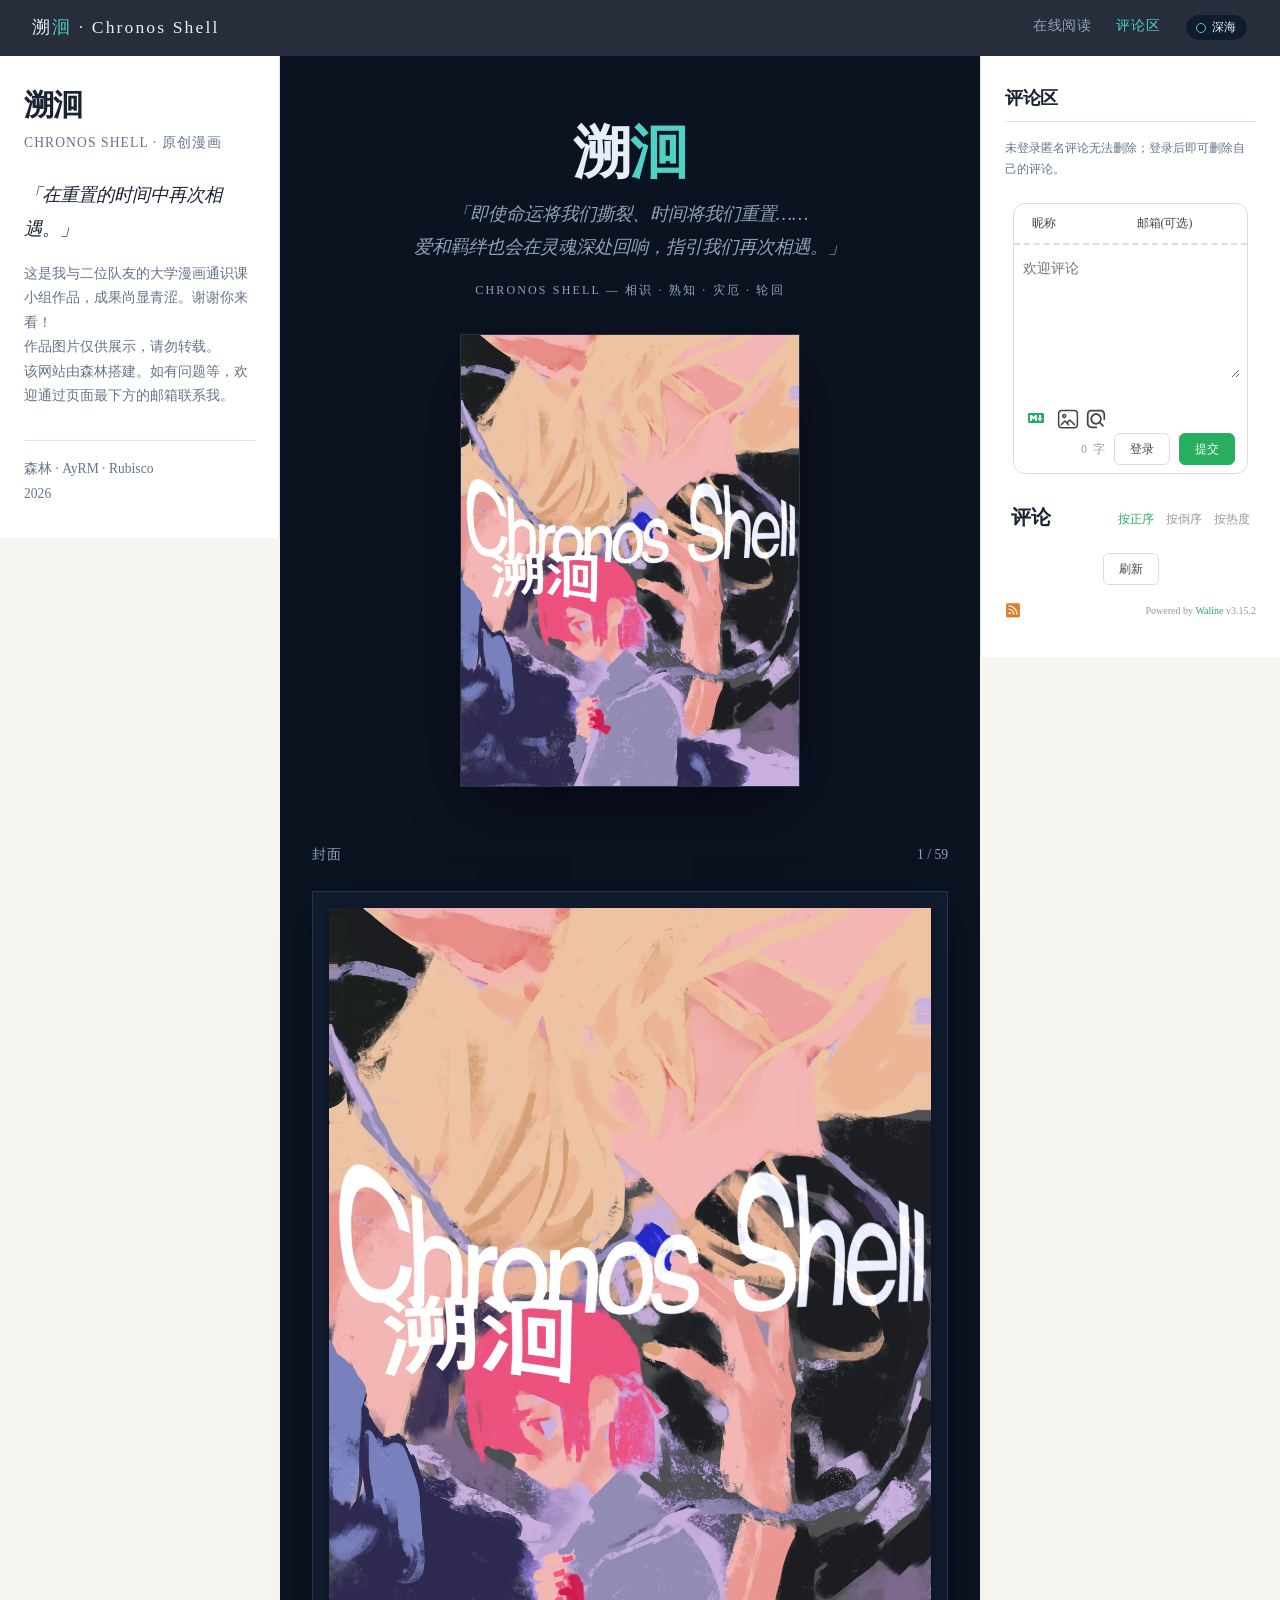
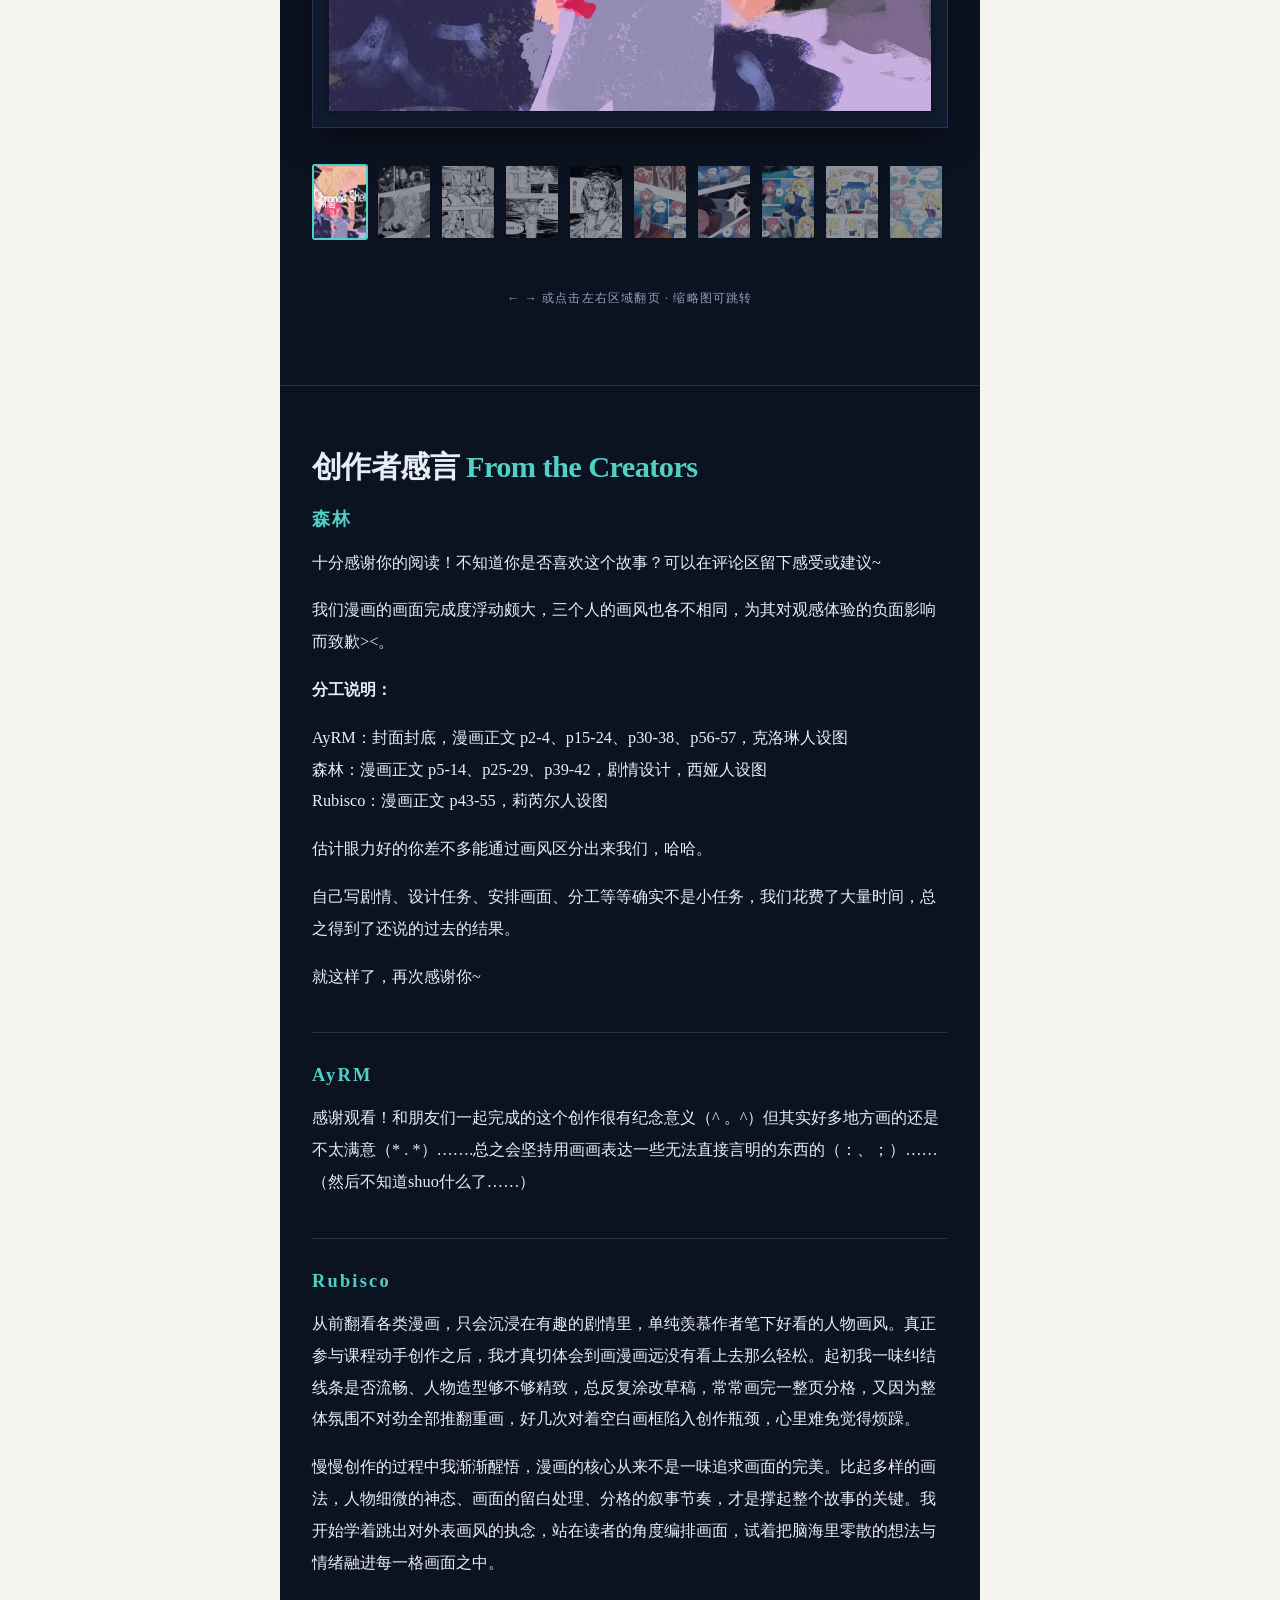
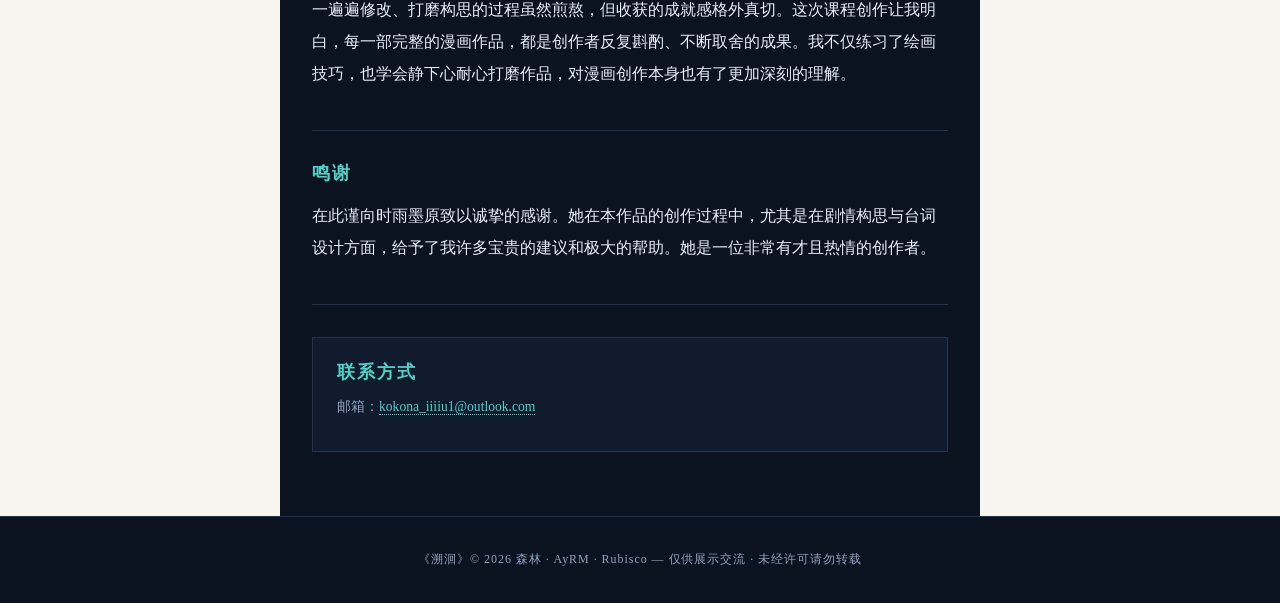
<file: index.html>
<!DOCTYPE html>
<html lang="zh-CN">
<head>
  <meta charset="UTF-8">
  <meta name="viewport" content="width=device-width, initial-scale=1.0">
  <title>《溯洄》— 原创漫画作品展示</title>
  <meta name="description" content="《溯洄》原创漫画：中世纪海边渔村，人鱼遗孤克洛琳与孤独人鱼莉芮尔的宿命轮回之恋。">
  <link rel="stylesheet" href="css/tokens.css">
  <link rel="stylesheet" href="css/main.css">
  <link rel="stylesheet" href="vendor/waline.min.css">
  <script>
    /* 主题初始化：在渲染前应用已保存的主题，避免闪烁 */
    (function () {
      try {
        var t = localStorage.getItem("suhui-theme");
        if (t === "sky" || t === "deepsea") {
          document.documentElement.setAttribute("data-theme", t);
        }
      } catch (e) { /* 隐私模式等场景忽略 */ }
    })();
  </script>
  <!-- 51LA 访问统计（实时在线人数） -->
  <script charset="UTF-8" id="LA_COLLECT" src="https://sdk.51.la/js-sdk-pro.min.js"></script>
  <script>LA.init({id:"3Qma5ekBt70CWm0Q",ck:"3Qma5ekBt70CWm0Q"})</script>
</head>
<body>

  <!-- ======== 顶部导航 ======== -->
  <header class="site-header">
    <div class="brand">溯<em>洄</em> · Chronos Shell</div>
    <nav class="site-nav" id="siteNav">
      <a href="#reader" data-anchor="reader">在线阅读</a>
      <a href="#commentsSection" data-anchor="commentsSection">评论区</a>
      <button class="theme-toggle" id="themeToggle" type="button" title="切换主题" aria-label="切换主题">
        <span class="theme-toggle-dot deep" aria-hidden="true"></span>
        <span class="theme-toggle-label" id="themeLabel">深海</span>
      </button>
    </nav>
  </header>

  <!-- ======== 三栏主体 ======== -->
  <main class="site-main">

    <!-- ===== 左栏 · 简介区 ===== -->
    <aside class="sidebar-left">
      <h1 class="work-title">溯洄</h1>
      <div class="work-sub">CHRONOS SHELL · 原创漫画</div>

      <section class="blurb">
        <p class="tagline">「在重置的时间中再次相遇。」</p>
        <p class="about-note">
          这是我与二位队友的大学漫画通识课小组作品，成果尚显青涩。谢谢你来看！<br>
          作品图片仅供展示，请勿转载。<br>
          该网站由森林搭建。如有问题等，欢迎通过页面最下方的邮箱联系我。
        </p>
      </section>

      <section class="team-note">
        森林 · AyRM · Rubisco<br>
        2026
      </section>
    </aside>

    <!-- ===== 中栏 · 阅读器 ===== -->
    <section class="reader-col" id="reader">

      <div class="reader-hero">
        <h1>溯<span>洄</span></h1>
        <p class="hero-quote">「即使命运将我们撕裂、时间将我们重置……<br>爱和羁绊也会在灵魂深处回响，指引我们再次相遇。」</p>
        <p class="hero-meta">CHRONOS SHELL — 相识 · 熟知 · 灾厄 · 轮回</p>
        <img class="hero-cover" src="assets/img/pages/00-cover.webp" alt="《溯洄》封面" loading="lazy">
      </div>

      <div class="reader-wrap" id="readerWrap">
        <div class="reader-toolbar">
          <span class="chapter-name" id="chapterName">封面</span>
          <span class="page-indicator" id="pageIndicator">— / 59</span>
        </div>

        <div class="reader-stage" id="readerStage">
          <img class="page-img" id="pageImg" src="assets/img/pages/00-cover.webp" alt="《溯洄》第 1 页">
          <div class="nav-zone prev" id="navPrev" title="上一页">‹</div>
          <div class="nav-zone next" id="navNext" title="下一页">›</div>
        </div>

        <div class="thumbs" id="thumbsBar"></div>
        <p class="reader-hint">← → 或点击左右区域翻页 · 缩略图可跳转</p>
      </div>

      <!-- ===== 创作者感言 ===== -->
      <div class="creator-note" id="creator">
        <h2>创作者感言 <em>From the Creators</em></h2>

        <div class="cn-block">
          <h3>森林</h3>
          <p class="cn-text">
            十分感谢你的阅读！不知道你是否喜欢这个故事？可以在评论区留下感受或建议~
          </p>
          <p class="cn-text">
            我们漫画的画面完成度浮动颇大，三个人的画风也各不相同，为其对观感体验的负面影响而致歉&gt;&lt;。
          </p>
          <p class="cn-text"><strong>分工说明：</strong></p>
          <p class="cn-text">
            AyRM：封面封底，漫画正文 p2-4、p15-24、p30-38、p56-57，克洛琳人设图<br>
            森林：漫画正文 p5-14、p25-29、p39-42，剧情设计，西娅人设图<br>
            Rubisco：漫画正文 p43-55，莉芮尔人设图
          </p>
          <p class="cn-text">
            估计眼力好的你差不多能通过画风区分出来我们，哈哈。
          </p>
          <p class="cn-text">
            自己写剧情、设计任务、安排画面、分工等等确实不是小任务，我们花费了大量时间，总之得到了还说的过去的结果。
          </p>
          <p class="cn-text">就这样了，再次感谢你~</p>
        </div>

        <div class="cn-block">
          <h3>AyRM</h3>
          <p class="cn-text">
            感谢观看！和朋友们一起完成的这个创作很有纪念意义（^ 。^）但其实好多地方画的还是不太满意（*  .  *）…….总之会坚持用画画表达一些无法直接言明的东西的（：、；）……（然后不知道shuo什么了……）
          </p>
        </div>

        <div class="cn-block">
          <h3>Rubisco</h3>
          <p class="cn-text">
            从前翻看各类漫画，只会沉浸在有趣的剧情里，单纯羡慕作者笔下好看的人物画风。真正参与课程动手创作之后，我才真切体会到画漫画远没有看上去那么轻松。起初我一味纠结线条是否流畅、人物造型够不够精致，总反复涂改草稿，常常画完一整页分格，又因为整体氛围不对劲全部推翻重画，好几次对着空白画框陷入创作瓶颈，心里难免觉得烦躁。
          </p>
          <p class="cn-text">
            慢慢创作的过程中我渐渐醒悟，漫画的核心从来不是一味追求画面的完美。比起多样的画法，人物细微的神态、画面的留白处理、分格的叙事节奏，才是撑起整个故事的关键。我开始学着跳出对外表画风的执念，站在读者的角度编排画面，试着把脑海里零散的想法与情绪融进每一格画面之中。
          </p>
          <p class="cn-text">
            一遍遍修改、打磨构思的过程虽然煎熬，但收获的成就感格外真切。这次课程创作让我明白，每一部完整的漫画作品，都是创作者反复斟酌、不断取舍的成果。我不仅练习了绘画技巧，也学会静下心耐心打磨作品，对漫画创作本身也有了更加深刻的理解。
          </p>
        </div>

        <div class="cn-block">
          <h3>鸣谢</h3>
          <p class="cn-text">
            在此谨向时雨墨原致以诚挚的感谢。她在本作品的创作过程中，尤其是在剧情构思与台词设计方面，给予了我许多宝贵的建议和极大的帮助。她是一位非常有才且热情的创作者。
          </p>
        </div>

        <div class="cn-contact">
          <h3>联系方式</h3>
          <p>邮箱：<a href="mailto:kokona_iiiiu1@outlook.com">kokona_iiiiu1@outlook.com</a></p>
        </div>
      </div>

      <!-- (区块已移除) -->
    </section>

    <!-- ===== 右栏 · 评论区（Waline） ===== -->
    <aside class="sidebar-right" id="commentsSection">
      <h3>评论区</h3>
      <p class="comment-note">未登录匿名评论无法删除；登录后即可删除自己的评论。</p>
      <div id="comments"></div>
    </aside>

  </main>

  <footer class="site-footer">
    《溯洄》© 2026 森林 · AyRM · Rubisco — 仅供展示交流 · 未经许可请勿转载
  </footer>

  <script src="vendor/waline.min.js"></script>
  <script src="js/reader.js"></script>
  <script src="js/main.js"></script>
</body>
</html>
</file>
<file: css/tokens.css>
/* ============================================================
   《溯洄》设计令牌 tokens.css
   来源：Open Design — editorial-monocle (Editorial/Monocle 杂志画册风)
   定制：深蓝海洋系 × 悲剧美学（默认）
   主题：data-theme="deepsea"（默认深海蓝）/ data-theme="sky"（晴空蓝）
   结构：
     --tone-*   : 明暗两套色板（浅色正文区 / 深色 Hero 与阅读器）
     --font-*   : 衬线字体栈
     --space-*  : 间距节奏
     --motion-* : 动效时长
   ============================================================ */

:root,
:root[data-theme="deepsea"] {
  /* ---- 字体 ---- */
  --font-display: "Iowan Old Style", "Charter", "Songti SC", "SimSun",
                  Georgia, "Times New Roman", serif;
  --font-body:    "Charter", "Georgia", "Songti SC", "SimSun", serif;
  --font-mono:    ui-monospace, "SF Mono", "Cascadia Code", Consolas, monospace;

  /* ---- 浅色板（正文区 / 杂志米白） ---- */
  --tone-bg:        #f7f5f0;   /* 米白纸面 */
  --tone-surface:   #ffffff;   /* 卡片 */
  --tone-fg:        #1a2332;   /* 墨蓝黑正文 */
  --tone-muted:     #64748b;   /* 雾蓝灰辅助文字 */
  --tone-border:    #dbe4f0;   /* 浅海蓝 hairline */
  --tone-accent:    #2b8f86;   /* 贝壳青（浅底上的强调） */
  --tone-accent-2:  #b45309;   /* 暖琥珀点缀（月相/章节标记） */

  /* ---- 深色板（Hero / 阅读器暗底） ---- */
  --dark-bg:        #0b1220;   /* 深海黑蓝 */
  --dark-surface:   #101b2e;   /* 卡片深蓝 */
  --dark-fg:        #e8eef7;   /* 月白文字 */
  --dark-muted:     #8fa3bd;   /* 雾蓝 */
  --dark-border:    #24344d;   /* 深蓝 hairline */
  --dark-accent:    #4fd1c5;   /* 珍珠青（暗底强调） */

  /* ---- 主题派生（main.css 硬编码色变量化） ---- */
  --header-bg:        rgba(11, 18, 32, 0.88);  /* 顶栏背景 */
  --reader-grad:      #16233c;                 /* 中栏渐变起始 */
  --nav-zone-color:   rgba(232, 238, 247, 0);  /* 翻页箭头（隐藏态） */
  --nav-zone-hover-bg:  rgba(79, 209, 197, 0.07);  /* 翻页 hover 底 */
  --nav-zone-hover-fg:  rgba(232, 238, 247, 0.55); /* 翻页 hover 箭头 */
  --shadow-cover:     rgba(0, 0, 0, 0.65);     /* 封面投影 */
  --shadow-stage:     rgba(0, 0, 0, 0.6);      /* 阅读器投影 */
  --shadow-page:      rgba(0, 0, 0, 0.35);     /* 页面投影 */

  /* ---- 间距节奏（4px 基准） ---- */
  --space-1: 4px;
  --space-2: 8px;
  --space-3: 12px;
  --space-4: 16px;
  --space-5: 24px;
  --space-6: 32px;
  --space-7: 48px;
  --space-8: 64px;
  --space-9: 96px;

  /* ---- 排版 ---- */
  --fs-display: clamp(2.2rem, 5vw, 3.6rem);  /* 作品名 */
  --fs-h2:      clamp(1.4rem, 2.6vw, 1.9rem); /* 区块标题 */
  --fs-h3:      1.15rem;                       /* 卡片标题 */
  --fs-body:    1rem;
  --fs-small:   0.85rem;
  --fs-tiny:    0.75rem;
  --leading-body: 1.8;
  --leading-display: 1.15;
  --tracking-display: -0.02em;   /* 大标题收紧字距（monocle 姿态） */

  /* ---- 动效 ---- */
  --motion-fast: 140ms;
  --motion-base: 240ms;
  --motion-slow: 480ms;
  --ease-out: cubic-bezier(0.22, 0.61, 0.36, 1);

  /* ---- 布局常量 ---- */
  --sidebar-left-w: 280px;
  --sidebar-right-w: 300px;
  --header-h: 56px;
}

/* ============================================================
   主题二 · 晴空蓝（浅色梦幻，中栏亮蓝渐变）
   ============================================================ */
:root[data-theme="sky"] {
  /* ---- 浅色板（左右侧栏 / 正文区 · 晴空蓝雾感） ---- */
  --tone-bg:        #f4f8fd;   /* 淡蓝白纸面 */
  --tone-surface:   #eaf1fa;   /* 淡蓝雾表面 */
  --tone-fg:        #1f2d45;   /* 深蓝正文 */
  --tone-muted:     #5d7395;   /* 雾蓝灰辅助文字 */
  --tone-border:    #d5e2f2;   /* 淡蓝 hairline */
  --tone-accent:    #3b82c4;   /* 天蓝（浅底强调） */
  --tone-accent-2:  #6b8fd4;   /* 雾蓝点缀 */

  /* ---- 渐变板（中间 Hero / 阅读器 · 浅蓝调） ---- */
  --dark-bg:        #cfe0f5;   /* 淡天蓝（渐变起点） */
  --dark-surface:   #e8f0fb;   /* 柔雾白蓝卡片 */
  --dark-fg:        #1c2a42;   /* 深蓝文字 */
  --dark-muted:     #5a7194;   /* 雾蓝 */
  --dark-border:    #c3d6ee;   /* 淡蓝 hairline */
  --dark-accent:    #2f7fc4;   /* 亮蓝（渐变区强调） */

  /* ---- 主题派生（晴空蓝版本） ---- */
  --header-bg:        rgba(234, 241, 250, 0.85);  /* 顶栏背景 */
  --reader-grad:      #dbe9f9;                 /* 中栏渐变起始 */
  --nav-zone-color:   rgba(28, 42, 66, 0);     /* 翻页箭头（隐藏态） */
  --nav-zone-hover-bg:  rgba(47, 127, 196, 0.10);  /* 翻页 hover 底 */
  --nav-zone-hover-fg:  rgba(28, 42, 66, 0.55);    /* 翻页 hover 箭头 */
  --shadow-cover:     rgba(90, 130, 190, 0.50);    /* 封面投影 */
  --shadow-stage:     rgba(80, 120, 180, 0.40);    /* 阅读器投影 */
  --shadow-page:      rgba(80, 120, 180, 0.25);    /* 页面投影 */
}
</file>
<file: css/main.css>
/* ============================================================
   《溯洄》主样式 main.css
   布局：左(简介 280px) | 中(阅读器 弹性) | 右(评论 300px) 三栏
   ============================================================ */

/* ---- Reset & 基础 ---- */
*, *::before, *::after { box-sizing: border-box; }
html { scroll-behavior: smooth; }
body {
  margin: 0;
  font-family: var(--font-body);
  font-size: var(--fs-body);
  line-height: var(--leading-body);
  color: var(--tone-fg);
  background: var(--tone-bg);
  -webkit-font-smoothing: antialiased;
}
img { max-width: 100%; display: block; }
a { color: inherit; text-decoration: none; }
h1, h2, h3, h4 { font-family: var(--font-display); line-height: var(--leading-display); letter-spacing: var(--tracking-display); margin: 0; }
button { font-family: inherit; cursor: pointer; }

/* ---- 顶部导航 ---- */
.site-header {
  position: sticky; top: 0; z-index: 100;
  height: var(--header-h);
  display: flex; align-items: center; justify-content: space-between;
  padding: 0 var(--space-6);
  background: var(--header-bg);
  backdrop-filter: blur(10px);
  border-bottom: 1px solid var(--dark-border);
}
.site-header .brand {
  font-family: var(--font-display);
  font-size: 1.1rem; letter-spacing: 0.12em;
  color: var(--dark-fg);
}
.site-header .brand em { color: var(--dark-accent); font-style: normal; }
.site-nav { display: flex; gap: var(--space-5); }
.site-nav a {
  color: var(--dark-muted); font-size: var(--fs-small);
  letter-spacing: 0.06em; transition: color var(--motion-fast) var(--ease-out);
}
.site-nav a:hover, .site-nav a.active { color: var(--dark-accent); }
.theme-toggle {
  display: inline-flex; align-items: center; gap: 6px;
  padding: 4px 10px;
  background: var(--dark-surface);
  border: 1px solid var(--dark-border);
  border-radius: 999px;
  color: var(--dark-fg);
  font-size: var(--fs-tiny);
  letter-spacing: 0.06em;
  transition: color var(--motion-fast) var(--ease-out),
              border-color var(--motion-fast) var(--ease-out),
              background var(--motion-fast) var(--ease-out);
}
.theme-toggle:hover { border-color: var(--dark-accent); color: var(--dark-accent); }
.theme-toggle-dot {
  width: 10px; height: 10px; border-radius: 50%;
  flex: 0 0 auto;
}
.theme-toggle-dot.deep { background: #0b1220; border: 1px solid #4fd1c5; }
.theme-toggle-dot.sky { background: #cfe0f5; border: 1px solid #3b82c4; }

/* ---- 三栏主体 ---- */
.site-main {
  display: grid;
  grid-template-columns: var(--sidebar-left-w) minmax(0, 1fr) var(--sidebar-right-w);
  gap: 0;
  min-height: calc(100vh - var(--header-h));
}

/* ============ 左栏 · 简介区 ============ */
.sidebar-left {
  padding: var(--space-6) var(--space-5);
  border-right: 1px solid var(--tone-border);
  background: var(--tone-surface);
  overflow-y: auto;
  max-height: calc(100vh - var(--header-h));
  position: sticky; top: var(--header-h);
  align-self: start;               /* 关键：防止 grid 拉伸导致 sticky 失效 */
}
.sidebar-left .work-title {
  font-size: var(--fs-h2);
  margin-bottom: var(--space-2);
}
.sidebar-left .work-sub {
  color: var(--tone-muted); font-size: var(--fs-small);
  margin-bottom: var(--space-5);
  letter-spacing: 0.08em;
}
.blurb { margin-bottom: var(--space-6); }
.blurb .tagline {
  font-family: var(--font-display);
  font-size: var(--fs-h3);
  font-style: italic;
  color: var(--tone-fg);
  margin: 0 0 var(--space-4) 0;
}
.blurb .about-note {
  margin: 0;
  font-size: var(--fs-small);
  color: var(--tone-muted);
  line-height: var(--leading-body);
}
.team-note {
  margin-top: var(--space-6);
  font-size: var(--fs-small);
  color: var(--tone-muted);
  border-top: 1px solid var(--tone-border); padding-top: var(--space-4);
}

/* ============ 中栏 · 阅读器 ============ */
.reader-col {
  min-width: 0;
  background:
    radial-gradient(1200px 600px at 50% -10%, var(--reader-grad) 0%, var(--dark-bg) 60%);
  display: flex; flex-direction: column;
  min-height: calc(100vh - var(--header-h));
}
/* 中栏内容统一宽度：水平居中 + 左右对称内边距（正文保持左对齐） */
.reader-col > .reader-hero,
.reader-col > .reader-wrap,
.reader-col > .creator-note {
  width: 100%;
  max-width: 900px;
  margin-left: auto;
  margin-right: auto;
  padding-left: 32px;
  padding-right: 32px;
}
.reader-hero {
  padding: var(--space-8) var(--space-6) var(--space-6);
  text-align: center;
  color: var(--dark-fg);
}
.reader-hero h1 {
  font-size: var(--fs-display);
  color: var(--dark-fg);
  margin-bottom: var(--space-3);
}
.reader-hero h1 span { color: var(--dark-accent); }
.reader-hero .hero-quote {
  font-family: var(--font-display); font-style: italic;
  color: var(--dark-muted); font-size: var(--fs-h3);
  max-width: 640px; margin: 0 auto;
}
.reader-hero .hero-meta {
  margin-top: var(--space-4);
  font-size: var(--fs-tiny); letter-spacing: 0.18em;
  color: var(--dark-muted);
}
.reader-hero .hero-cover {
  margin: var(--space-6) auto 0;
  width: min(340px, 70%);
  border: 1px solid var(--dark-border);
  box-shadow: 0 24px 60px -18px var(--shadow-cover);
}

/* ---- 阅读器主体 ---- */
.reader-wrap {
  flex: 1;
  display: flex; flex-direction: column;
  align-items: center;
  padding: var(--space-5) var(--space-6) var(--space-8);
  gap: var(--space-5);
}
.reader-toolbar {
  width: 100%; max-width: 860px;
  display: flex; align-items: center; justify-content: space-between; gap: var(--space-4);
  color: var(--dark-muted); font-size: var(--fs-small);
}
.reader-toolbar .chapter-name { font-family: var(--font-display); letter-spacing: 0.08em; }
.reader-toolbar .page-indicator { font-variant-numeric: tabular-nums; }
.reader-stage {
  position: relative;
  width: 100%; max-width: 860px;
  background: var(--dark-surface);
  border: 1px solid var(--dark-border);
  box-shadow: 0 12px 40px -12px var(--shadow-stage);
  padding: var(--space-4);           /* 左右留白：漫画页不贴边 */
}
.reader-stage img.page-img {
  display: block;            /* 关键：block 元素 margin auto 才能水平居中 */
  width: auto; height: auto;
  max-width: 100%;
  margin: 0 auto;
  box-shadow: 0 2px 10px var(--shadow-page);  /* 页与底之间投影，增强层次 */
}
.reader-stage .nav-zone {
  position: absolute; top: 0; bottom: 0; width: 46%;
  cursor: pointer;
  display: flex; align-items: center; justify-content: center;
  color: var(--nav-zone-color);
  font-size: 2rem;
  transition: color var(--motion-fast) var(--ease-out), background var(--motion-fast) var(--ease-out);
}
.reader-stage .nav-zone.prev { left: 0; }
.reader-stage .nav-zone.next { right: 0; }
.reader-stage .nav-zone:hover { background: var(--nav-zone-hover-bg); color: var(--nav-zone-hover-fg); }
.reader-stage .nav-zone.disabled { pointer-events: none; }

/* ---- 缩略图条 ---- */
.thumbs {
  width: 100%; max-width: 860px;
  display: flex; gap: var(--space-2);
  overflow-x: auto;
  padding: var(--space-3) 0;
  scrollbar-width: thin;
  scrollbar-color: var(--dark-border) transparent;
}
.thumbs .thumb {
  flex: 0 0 auto;
  width: 56px; height: 76px;
  object-fit: cover;
  border: 2px solid transparent;
  border-radius: 3px;
  opacity: 0.55;
  cursor: pointer;
  transition: opacity var(--motion-fast), border-color var(--motion-fast);
}
.thumbs .thumb:hover { opacity: 0.9; }
.thumbs .thumb.current { opacity: 1; border-color: var(--dark-accent); }

/* ---- 键盘提示 ---- */
.reader-hint {
  font-size: var(--fs-tiny); color: var(--dark-muted);
  letter-spacing: 0.1em;
}

/* ============ 右栏 · 评论区（预留） ============ */
.sidebar-right {
  padding: var(--space-6) var(--space-5);
  border-left: 1px solid var(--tone-border);
  background: var(--tone-surface);
  overflow-y: auto;
  max-height: calc(100vh - var(--header-h));
  position: sticky; top: var(--header-h);
  align-self: start;               /* 关键：防止 grid 拉伸导致 sticky 失效 */
}
.sidebar-right h3 {
  font-size: var(--fs-h3);
  margin-bottom: var(--space-4);
  padding-bottom: var(--space-3);
  border-bottom: 1px solid var(--tone-border);
}
.comment-note {
  margin: 0 0 var(--space-4) 0;
  font-size: var(--fs-tiny);
  line-height: 1.7;
  color: var(--tone-muted);
}
#comments { margin-top: var(--space-4); }
#comments .wl-panel { background: transparent; }
#comments .wl-input-item textarea { min-height: 90px; }

/* ============ 创作者感言（中栏，漫画下方） ============ */
.creator-note {
  width: 100%; max-width: 860px;
  padding: var(--space-8) 0;
  border-top: 1px solid var(--dark-border);
  color: var(--dark-fg);
}
.creator-note h2 {
  font-size: var(--fs-h2);
  margin-bottom: var(--space-5);
  color: var(--dark-fg);
}
.creator-note h2 em { color: var(--dark-accent); font-style: normal; }
.cn-block {
  margin-bottom: var(--space-6);
  padding-bottom: var(--space-5);
  border-bottom: 1px solid var(--dark-border);
}
.cn-block:last-of-type { border-bottom: none; }
.cn-block h3 {
  font-size: var(--fs-h3);
  color: var(--dark-accent);
  margin-bottom: var(--space-4);
  letter-spacing: 0.12em;
}
.creator-note .cn-text {
  font-family: var(--font-display);
  font-size: 1.02rem;
  line-height: 1.95;
  color: var(--dark-fg);
  margin: 0 0 var(--space-4) 0;
  /* 跟随 .creator-note 的 900px 内容宽度，正文保持左对齐 */
}
.cn-contact {
  margin-top: var(--space-6);
  padding: var(--space-5);
  background: var(--dark-surface);
  border: 1px solid var(--dark-border);
}
.cn-contact h3 {
  font-size: var(--fs-h3);
  color: var(--dark-accent);
  margin-bottom: var(--space-3);
  letter-spacing: 0.1em;
}
.cn-contact p { margin: 0 0 var(--space-2) 0; color: var(--dark-muted); font-size: var(--fs-small); }
.cn-contact a { color: var(--dark-accent); border-bottom: 1px dotted var(--dark-accent); }
.cn-contact .cn-tip { font-size: var(--fs-tiny); color: var(--dark-muted); opacity: 0.7; }

/* ============ 人物设定区块（暂移除，样式保留供恢复时启用） ============ */

/* ============ 页脚 ============ */
.site-footer {
  text-align: center;
  padding: var(--space-6) var(--space-4);
  border-top: 1px solid var(--dark-border);
  background: var(--dark-bg);
  color: var(--dark-muted);
  font-size: var(--fs-tiny);
  letter-spacing: 0.08em;
}

/* ---- 入场动效 ---- */
.reveal { opacity: 0; transform: translateY(14px); transition: opacity var(--motion-slow) var(--ease-out), transform var(--motion-slow) var(--ease-out); }
.reveal.visible { opacity: 1; transform: none; }

/* ============ 响应式 ============ */
@media (max-width: 1180px) {
  .site-main { grid-template-columns: var(--sidebar-left-w) minmax(0, 1fr); }
  .sidebar-right {
    grid-column: 1 / -1;
    position: static; max-height: none;
    border-left: none; border-top: 1px solid var(--tone-border);
  }
}
@media (max-width: 820px) {
  .site-main { grid-template-columns: 1fr; }
  .sidebar-left {
    position: static; max-height: none;
    border-right: none; border-bottom: 1px solid var(--tone-border);
  }
  .site-nav { display: none; }
  .reader-wrap { padding: var(--space-4) var(--space-3) var(--space-6); }
}
</file>
<file: vendor/waline.min.css>
:root{--waline-font-size: 1rem;--waline-white: #fff;--waline-light-grey: #999;--waline-dark-grey: #666;--waline-theme-color: #27ae60;--waline-active-color: #2ecc71;--waline-color: #444;--waline-bg-color: #fff;--waline-bg-color-light: #f8f8f8;--waline-bg-color-hover: #f0f0f0;--waline-border-color: #ddd;--waline-disable-bg-color: #f8f8f8;--waline-disable-color: #000;--waline-code-bg-color: #282c34;--waline-warning-color: #915930;--waline-warning-bg-color: rgb(234 179 8 / 14%);--waline-bq-color: #f0f0f0;--waline-avatar-size: 3.25rem;--waline-m-avatar-size: calc(var(--waline-avatar-size) * 9 / 13);--waline-badge-color: #3498db;--waline-badge-font-size: 0.75em;--waline-info-bg-color: #f8f8f8;--waline-info-color: #999;--waline-info-font-size: 0.625em;--waline-border: 1px solid var(--waline-border-color);--waline-avatar-radius: 50%;--waline-box-shadow: none}[data-waline]{font-size:var(--waline-font-size);text-align:start}[dir=rtl] [data-waline]{direction:rtl}[data-waline] *{box-sizing:content-box;line-height:1.75}[data-waline] p{color:var(--waline-color)}[data-waline] a{position:relative;display:inline-block;color:var(--waline-theme-color);text-decoration:none;overflow-wrap:break-word;cursor:pointer}[data-waline] a:hover{color:var(--waline-active-color)}[data-waline] img{max-width:100%;max-height:400px;border:none}[data-waline] hr{margin:.825em 0;border-style:dashed;border-color:var(--waline-bg-color-light)}[data-waline] code,[data-waline] pre{margin:0;padding:.2em .4em;border-radius:3px;background:var(--waline-bg-color-light);font-size:85%}[data-waline] pre{overflow:auto;padding:10px;line-height:1.45}[data-waline] pre::-webkit-scrollbar{width:6px;height:6px}[data-waline] pre::-webkit-scrollbar-track-piece:horizontal{border-radius:6px;background:rgba(0,0,0,.1)}[data-waline] pre::-webkit-scrollbar-thumb:horizontal{width:6px;border-radius:6px;background:var(--waline-theme-color)}[data-waline] pre code{padding:0;background:rgba(0,0,0,0);color:var(--waline-color);white-space:pre-wrap;word-break:keep-all}[data-waline] blockquote{margin:.5em 0;padding:.5em 0 .5em 1em;border-inline-start:8px solid var(--waline-bq-color);color:var(--waline-dark-grey)}[data-waline] blockquote>p{margin:0}[data-waline] ol,[data-waline] ul{margin-inline-start:1.25em;padding:0}[data-waline] input[type=checkbox],[data-waline] input[type=radio]{display:inline-block;vertical-align:middle;margin-top:-2px}.wl-btn{display:inline-block;vertical-align:middle;min-width:2.5em;margin-bottom:0;padding:.5em 1em;border:1px solid var(--waline-border-color);border-radius:.5em;background:rgba(0,0,0,0);color:var(--waline-color);font-weight:400;font-size:.75em;line-height:1.5;text-align:center;white-space:nowrap;cursor:pointer;user-select:none;touch-action:manipulation;transition-duration:.4s}.wl-btn:hover,.wl-btn:active{border-color:var(--waline-theme-color);color:var(--waline-theme-color)}.wl-btn:disabled{border-color:var(--waline-border-color);background:var(--waline-disable-bg-color);color:var(--waline-disable-color);cursor:not-allowed}.wl-btn.primary{border-color:var(--waline-theme-color);background:var(--waline-theme-color);color:var(--waline-white)}.wl-btn.primary:hover,.wl-btn.primary:active{border-color:var(--waline-active-color);background:var(--waline-active-color);color:var(--waline-white)}.wl-btn.primary:disabled{border-color:var(--waline-border-color);background:var(--waline-disable-bg-color);color:var(--waline-disable-color);cursor:not-allowed}.wl-loading{text-align:center}.wl-loading svg{margin:0 auto}.wl-comment{position:relative;display:flex;margin-bottom:.75em}.wl-close{position:absolute;inset-inline-end:-4px;top:-4px;padding:0;border:none;background:rgba(0,0,0,0);line-height:1;cursor:pointer}.wl-login-info{max-width:80px;margin-top:.75em;text-align:center}.wl-logout-btn{position:absolute;inset-inline-end:-10px;top:-10px;padding:3px;border:none;background:rgba(0,0,0,0);line-height:0;cursor:pointer}.wl-avatar{position:relative;width:var(--waline-avatar-size);height:var(--waline-avatar-size);margin:0 auto;border:var(--waline-border);border-radius:var(--waline-avatar-radius)}@media(max-width: 720px){.wl-avatar{width:var(--waline-m-avatar-size);height:var(--waline-m-avatar-size)}}.wl-avatar img{width:100%;height:100%;border-radius:var(--waline-avatar-radius)}.wl-login-nick{display:block;color:var(--waline-theme-color);font-size:.75em;word-break:break-all}.wl-panel{position:relative;flex-shrink:1;width:100%;margin:.5em;border:var(--waline-border);border-radius:.75em;background:var(--waline-bg-color);box-shadow:var(--waline-box-shadow)}.wl-header{display:flex;overflow:hidden;padding:0 4px;border-bottom:2px dashed var(--waline-border-color);border-top-left-radius:.75em;border-top-right-radius:.75em}@media(max-width: 580px){.wl-header{display:block}}.wl-header label{min-width:40px;padding:.75em .5em;color:var(--waline-color);font-size:.75em;text-align:center}.wl-header input{flex:1;resize:none;width:0;padding:.5em;background:rgba(0,0,0,0);font-size:.625em}.wl-header-item{display:flex;flex:1}@media(max-width: 580px){.wl-header-item:not(:last-child){border-bottom:2px dashed var(--waline-border-color)}}.wl-header-1 .wl-header-item{width:100%}.wl-header-2 .wl-header-item{width:50%}@media(max-width: 580px){.wl-header-2 .wl-header-item{flex:0;width:100%}}.wl-header-3 .wl-header-item{width:33.33%}@media(max-width: 580px){.wl-header-3 .wl-header-item{width:100%}}.wl-editor{position:relative;resize:vertical;box-sizing:border-box;width:calc(100% - 1em);min-height:8.75em;margin:.75em .5em;border-radius:.5em;background:rgba(0,0,0,0);font-size:.875em}.wl-editor,.wl-input{max-width:100%;border:none;color:var(--waline-color);outline:none;transition:all .25s ease}.wl-editor:focus,.wl-input:focus{background:var(--waline-bg-color-light)}.wl-preview{padding:0 .5em .5em}.wl-preview h4{margin:.25em;font-weight:bold;font-size:.9375em}.wl-preview .wl-content{min-height:1.25em;padding:.25em;overflow-wrap:break-word;hyphens:auto}.wl-preview .wl-content>*:first-child{margin-top:0}.wl-preview .wl-content>*:last-child{margin-bottom:0}.wl-footer{position:relative;display:flex;flex-wrap:wrap;margin:.5em .75em}.wl-actions{display:flex;flex:2;align-items:center}.wl-action{display:inline-flex;align-items:center;justify-content:center;width:1.5em;height:1.5em;margin:2px;padding:0;border:none;background:rgba(0,0,0,0);color:var(--waline-color);font-size:16px;cursor:pointer}.wl-action:hover{color:var(--waline-theme-color)}.wl-action.active{color:var(--waline-active-color)}#wl-image-upload{display:none}#wl-image-upload:focus+label{color:var(--waline-color)}#wl-image-upload:focus-visible+label{outline:-webkit-focus-ring-color auto 1px}.wl-info{display:flex;flex:3;align-items:center;justify-content:flex-end}.wl-info .wl-text-number{color:var(--waline-info-color);font-size:.75em}.wl-info .wl-text-number .illegal{color:red}.wl-info button{margin-inline-start:.75em}.wl-info button svg{display:block;margin:0 auto;line-height:18px}.wl-emoji-popup{position:absolute;inset-inline-start:1.25em;top:100%;z-index:10;display:none;width:100%;max-width:526px;border:var(--waline-border);border-radius:6px;background:var(--waline-bg-color);box-shadow:var(--waline-box-shadow)}.wl-emoji-popup.display{display:block}.wl-emoji-popup button{display:inline-block;vertical-align:middle;width:2em;margin:.125em;padding:0;border-width:0;background:rgba(0,0,0,0);font-size:inherit;line-height:2;text-align:center;cursor:pointer}.wl-emoji-popup button:hover{background:var(--waline-bg-color-hover)}.wl-emoji-popup .wl-emoji{display:inline-block;vertical-align:middle;max-width:1.5em;max-height:1.5em}.wl-emoji-popup .wl-emoji-preview{position:absolute;top:-4em;left:0;z-index:1;display:block;max-width:3em;max-height:3em;padding:.25em;border:var(--waline-border);border-radius:4px;background:var(--waline-bg-color);box-shadow:var(--waline-box-shadow)}.wl-emoji-popup .wl-tab-wrapper{overflow-y:auto;max-height:145px;padding:.5em}.wl-emoji-popup .wl-tab-wrapper::-webkit-scrollbar{width:6px;height:6px}.wl-emoji-popup .wl-tab-wrapper::-webkit-scrollbar-track-piece:vertical{border-radius:6px;background:rgba(0,0,0,.1)}.wl-emoji-popup .wl-tab-wrapper::-webkit-scrollbar-thumb:vertical{width:6px;border-radius:6px;background:var(--waline-theme-color)}.wl-emoji-popup .wl-tabs{position:relative;overflow-x:auto;padding:0 6px;white-space:nowrap}.wl-emoji-popup .wl-tabs::before{content:" ";position:absolute;top:0;right:0;left:0;z-index:2;height:1px;background:var(--waline-border-color)}.wl-emoji-popup .wl-tabs::-webkit-scrollbar{width:6px;height:6px}.wl-emoji-popup .wl-tabs::-webkit-scrollbar-track-piece:horizontal{border-radius:6px;background:rgba(0,0,0,.1)}.wl-emoji-popup .wl-tabs::-webkit-scrollbar-thumb:horizontal{height:6px;border-radius:6px;background:var(--waline-theme-color)}.wl-emoji-popup .wl-tab{position:relative;margin:0;padding:0 .5em}.wl-emoji-popup .wl-tab.active{z-index:3;border:1px solid var(--waline-border-color);border-top-width:0;border-bottom-right-radius:6px;border-bottom-left-radius:6px;background:var(--waline-bg-color)}.wl-gif-popup{position:absolute;inset-inline-start:1.25em;top:100%;z-index:10;width:calc(100% - 3em);padding:.75em .75em .25em;border:var(--waline-border);border-radius:6px;background:var(--waline-bg-color);box-shadow:var(--waline-box-shadow);opacity:0;visibility:hidden;transition:transform .2s ease-out,opacity .2s ease-out;transform:scale(0.9, 0.9);transform-origin:0 0}.wl-gif-popup.display{opacity:1;visibility:visible;transform:none}.wl-gif-popup input{box-sizing:border-box;width:100%;margin-bottom:10px;padding:3px 5px;border:var(--waline-border)}.wl-gif-popup img{display:block;box-sizing:border-box;width:100%;border-width:2px;border-style:solid;border-color:#fff;cursor:pointer}.wl-gif-popup img:hover{border-color:var(--waline-theme-color);border-radius:2px}.wl-gallery{display:flex;overflow-y:auto;max-height:80vh}.wl-gallery-column{display:flex;flex:1;flex-direction:column;height:-webkit-max-content;height:-moz-max-content;height:max-content}.wl-cards .wl-user{--avatar-size: var(--waline-avatar-size);position:relative;margin-inline-end:.75em}@media(max-width: 720px){.wl-cards .wl-user{--avatar-size: var(--waline-m-avatar-size)}}.wl-cards .wl-user .wl-user-avatar{width:var(--avatar-size);height:var(--avatar-size);border-radius:var(--waline-avatar-radius);box-shadow:var(--waline-box-shadow)}.wl-cards .wl-user .verified-icon,.wl-cards .wl-user .administrator-icon{position:absolute;inset-inline-start:calc(var(--avatar-size)*3/4);top:calc(var(--avatar-size)*3/4);border-radius:50%;background:var(--waline-bg-color);box-shadow:var(--waline-box-shadow)}.wl-card-item{position:relative;display:flex;padding:.5em}.wl-card-item .wl-card-item{padding-inline-end:0}.wl-card{flex:1;width:0;padding-bottom:.5em;border-bottom:1px dashed var(--waline-border-color)}.wl-card:first-child{margin-inline-start:1em}.wl-card-item:last-child>.wl-card{border-bottom:none}.wl-card .wl-nick svg{position:relative;bottom:-0.125em;line-height:1}.wl-card .wl-head{overflow:hidden;line-height:1.5}.wl-card .wl-head .wl-nick{position:relative;display:inline-block;margin-inline-end:.5em;font-weight:bold;font-size:.875em;line-height:1;text-decoration:none}.wl-card span.wl-nick{color:var(--waline-dark-grey)}.wl-card .wl-badge{display:inline-block;margin-inline-end:1em;padding:0 .3em;border:1px solid var(--waline-badge-color);border-radius:4px;color:var(--waline-badge-color);font-size:var(--waline-badge-font-size)}.wl-card .wl-time{margin-inline-end:.875em;color:var(--waline-info-color);font-size:.75em}.wl-card .wl-meta{position:relative;line-height:1}.wl-card .wl-meta>span{display:inline-block;margin-inline-end:.25em;padding:2px 4px;border-radius:.2em;background:var(--waline-info-bg-color);color:var(--waline-info-color);font-size:var(--waline-info-font-size);line-height:1.5}.wl-card .wl-meta>span:empty{display:none}.wl-card .wl-comment-actions{float:right;line-height:1}[dir=rtl] .wl-card .wl-comment-actions{float:left}.wl-card .wl-delete,.wl-card .wl-like,.wl-card .wl-reply,.wl-card .wl-edit,.wl-card .wl-rss{display:inline-flex;align-items:center;border:none;background:rgba(0,0,0,0);color:var(--waline-color);line-height:1;cursor:pointer;transition:color .2s ease}.wl-card .wl-delete:hover,.wl-card .wl-like:hover,.wl-card .wl-reply:hover,.wl-card .wl-edit:hover,.wl-card .wl-rss:hover{color:var(--waline-theme-color)}.wl-card .wl-delete.active,.wl-card .wl-like.active,.wl-card .wl-reply.active,.wl-card .wl-edit.active,.wl-card .wl-rss.active{color:var(--waline-active-color)}.wl-card .wl-warning{margin-top:1em;padding:.5em 1em;border:1px dashed var(--waline-warning-color);border-radius:5px;background:var(--waline-warning-bg-color);color:var(--waline-warning-color);font-size:.875em;line-height:1em}.wl-card .wl-content{position:relative;margin-bottom:.75em;padding-top:.625em;font-size:.875em;line-height:2;overflow-wrap:break-word}.wl-card .wl-content.expand{overflow:hidden;max-height:8em;cursor:pointer}.wl-card .wl-content.expand::before{content:"";position:absolute;inset-inline-start:0;top:0;bottom:3.15em;z-index:999;display:block;width:100%;background:linear-gradient(180deg, #000, rgba(255, 255, 255, 0.9))}.wl-card .wl-content.expand::after{content:attr(data-expand);position:absolute;inset-inline-start:0;bottom:0;z-index:999;display:block;width:100%;height:3.15em;background:hsla(0,0%,100%,.9);color:#828586;line-height:3.15em;text-align:center}.wl-card .wl-content .wl-reply-to{float:left;margin-right:.5em}.wl-card .wl-admin-actions{margin:8px 0;font-size:12px;text-align:right}.wl-card .wl-comment-status{margin:0 8px}.wl-card .wl-comment-status .wl-btn{border-radius:0}.wl-card .wl-comment-status .wl-btn:first-child{border-inline-end:0;border-radius:.5em 0 0 .5em}.wl-card .wl-comment-status .wl-btn:last-child{border-inline-start:0;border-radius:0 .5em .5em 0}.wl-card .wl-quote{border-inline-start:1px dashed rgba(237,237,237,.5)}.wl-card .wl-quote .wl-user{--avatar-size: var(--waline-m-avatar-size)}.wl-close-icon{color:var(--waline-border-color)}.wl-content .vemoji,.wl-content .wl-emoji{display:inline-block;vertical-align:baseline;height:1.25em;margin:-0.125em .25em}.wl-content .wl-tex{background:var(--waline-info-bg-color);color:var(--waline-info-color)}.wl-content span.wl-tex{display:inline-block;margin-inline-end:.25em;padding:2px 4px;border-radius:.2em;font-size:var(--waline-info-font-size);line-height:1.5}.wl-content p.wl-tex{text-align:center}.wl-content .katex-display{overflow:auto hidden;padding-top:.2em;padding-bottom:.2em;-webkit-overflow-scrolling:touch}.wl-content .katex-display::-webkit-scrollbar{height:3px}.wl-content .katex-error{color:red}.wl-count{flex:1;font-weight:bold;font-size:1.25em}.wl-empty{overflow:auto;padding:1.25em;color:var(--waline-color);text-align:center}.wl-operation{text-align:center}.wl-operation button{margin:1em 0}.wl-power{margin-inline-start:auto;padding:.5em 0;color:var(--waline-light-grey);font-size:var(--waline-info-font-size);text-align:end}.wl-meta-head{display:flex;flex-direction:row;align-items:center;padding:.375em}.wl-sort{margin:0;list-style-type:none}.wl-sort li{display:inline-block;color:var(--waline-info-color);font-size:.75em;cursor:pointer}.wl-sort li.active{color:var(--waline-theme-color)}.wl-sort li+li{margin-inline-start:1em}.wl-meta-foot{display:flex;flex-direction:row;align-items:center;justify-content:space-between}.wl-rss{display:flex;flex-wrap:nowrap;gap:5px;overflow:hidden;max-width:16px;transition:all .2s ease-in-out}.wl-rss:hover{max-width:100%}.wl-rss>a{display:flex;flex-shrink:0;gap:2px}.wl-rss span{color:var(--waline-light-grey);font-size:var(--waline-info-font-size);text-align:end}.wl-reaction{overflow:auto hidden;margin-bottom:1.75em;text-align:center}.wl-reaction img{width:100%;height:100%;transition:all 250ms ease-in-out}.wl-reaction-title{margin:16px auto;font-weight:bold;font-size:18px}.wl-reaction-list{display:flex;flex-direction:row;gap:16px;justify-content:center;margin:0;padding:8px;list-style-type:none}@media(max-width: 580px){.wl-reaction-list{gap:12px}}[data-waline] .wl-reaction-list{margin-inline-start:0}.wl-reaction-item{display:flex;flex-direction:column;align-items:center;cursor:pointer}.wl-reaction-item:hover img,.wl-reaction-item.active img{transform:scale(1.15)}.wl-reaction-img{position:relative;width:42px;height:42px}@media(max-width: 580px){.wl-reaction-img{width:32px;height:32px}}.wl-reaction-loading{position:absolute;inset-inline-end:-5px;top:-4px;width:18px;height:18px;color:var(--waline-theme-color)}.wl-reaction-votes{position:absolute;inset-inline-end:-9px;top:-9px;min-width:1em;padding:2px;border:1px solid var(--waline-theme-color);border-radius:1em;background:var(--waline-bg-color);color:var(--waline-theme-color);font-weight:700;font-size:.75em;line-height:1}.wl-reaction-item.active .wl-reaction-votes{background:var(--waline-theme-color);color:var(--waline-bg-color)}.wl-reaction-text{font-size:.875em}.wl-reaction-item.active .wl-reaction-text{color:var(--waline-theme-color)}.wl-star{display:flex;flex-direction:column;gap:12px}.wl-star-rate{display:flex;gap:6px;justify-content:center;cursor:pointer;user-select:none}.wl-star-item{position:relative;width:24px;height:24px}.wl-star-icon{width:100%;height:100%}.wl-star-outline{fill:none;stroke:var(--waline-light-grey);stroke-width:1.5}.wl-star-solid{fill:var(--waline-theme-color);stroke:var(--waline-theme-color);stroke-width:1.5}.wl-star-score{display:flex;flex-direction:column;gap:6px}.wl-star-row{display:flex;gap:8px;align-items:center}.wl-star-row .wl-star-rate{gap:3px;align-items:center}.wl-star-row .wl-star-item{display:flex;width:12px;height:12px}.wl-star-progress{flex:1;overflow:hidden;height:6px;border-radius:999px;background:var(--waline-bg-color-light)}.wl-star-progress-bar{height:100%;background:var(--waline-theme-color)}.wl-star-percent{width:52px;color:var(--waline-light-grey);font-size:.75em;text-align:right}.wl-content pre,.wl-content pre[class*=language-]{overflow:auto;margin:.75rem 0;padding:1rem 1.25rem;border-radius:6px;background:var(--waline-code-bg-color);line-height:1.4}.wl-content pre code,.wl-content pre[class*=language-] code{padding:0;border-radius:0;background:rgba(0,0,0,0) !important;color:#bbb;direction:ltr}.wl-content code[class*=language-],.wl-content pre[class*=language-]{background:none;color:#ccc;font-size:1em;font-family:Consolas,Monaco,"Andale Mono","Ubuntu Mono",monospace;text-align:left;white-space:pre;word-spacing:normal;word-break:normal;overflow-wrap:normal;tab-size:4;hyphens:none}.wl-content pre[class*=language-]{overflow:auto}.wl-content :not(pre)>code[class*=language-],.wl-content pre[class*=language-]{background:#2d2d2d}.wl-content :not(pre)>code[class*=language-]{padding:.1em;border-radius:.3em;white-space:normal}.wl-content .token.comment,.wl-content .token.block-comment,.wl-content .token.prolog,.wl-content .token.doctype,.wl-content .token.cdata{color:#999}.wl-content .token.punctuation{color:#ccc}.wl-content .token.tag,.wl-content .token.attr-name,.wl-content .token.namespace,.wl-content .token.deleted{color:#e2777a}.wl-content .token.function-name{color:#6196cc}.wl-content .token.boolean,.wl-content .token.number,.wl-content .token.function{color:#f08d49}.wl-content .token.property,.wl-content .token.class-name,.wl-content .token.constant,.wl-content .token.symbol{color:#f8c555}.wl-content .token.selector,.wl-content .token.important,.wl-content .token.atrule,.wl-content .token.keyword,.wl-content .token.builtin{color:#cc99cd}.wl-content .token.string,.wl-content .token.char,.wl-content .token.attr-value,.wl-content .token.regex,.wl-content .token.variable{color:#7ec699}.wl-content .token.operator,.wl-content .token.entity,.wl-content .token.url{color:#67cdcc}.wl-content .token.important,.wl-content .token.bold{font-weight:bold}.wl-content .token.italic{font-style:italic}.wl-content .token.entity{cursor:help}.wl-content .token.inserted{color:green}.wl-recent-item p{display:inline}.wl-user-list{padding:0;list-style:none}.wl-user-list a,.wl-user-list a:hover,.wl-user-list a:visited{color:var(--waline-color);text-decoration:none}.wl-user-list .wl-user-avatar{position:relative;display:inline-block;overflow:hidden;margin-inline-end:10px;border-radius:4px;line-height:0}.wl-user-list .wl-user-avatar>img{width:var(--waline-user-avatar-size, 48px);height:var(--waline-user-avatar-size, 48px)}.wl-user-list .wl-user-badge{position:absolute;inset-inline-end:0;bottom:0;min-width:.7em;height:1.5em;padding:0 .4em;border-radius:4px;background:var(--waline-info-bg-color);color:var(--waline-info-color);font-weight:bold;font-size:10px;line-height:1.5em;text-align:center}.wl-user-list .wl-user-item{margin:10px 0}.wl-user-list .wl-user-item:nth-child(1) .wl-user-badge{background:var(--waline-rank-gold-bg-color, #fa3939);color:var(--waline-white);font-weight:bold}.wl-user-list .wl-user-item:nth-child(2) .wl-user-badge{background:var(--waline-rank-silver-bg-color, #fb811c);color:var(--waline-white);font-weight:bold}.wl-user-list .wl-user-item:nth-child(3) .wl-user-badge{background:var(--waline-rank-copper-bg-color, #feb207);color:var(--waline-white)}.wl-user-list .wl-user-meta{display:inline-block;vertical-align:top}.wl-user-list .wl-badge{display:inline-block;vertical-align:text-top;margin-inline-start:.5em;padding:0 .3em;border:1px solid var(--waline-badge-color);border-radius:4px;color:var(--waline-badge-color);font-size:var(--waline-badge-font-size)}.wl-user-wall{padding:0;list-style:none}.wl-user-wall .wl-user-badge,.wl-user-wall .wl-user-meta{display:none}.wl-user-wall .wl-user-item{position:relative;display:inline-block;transition:transform ease-in-out .2s}.wl-user-wall .wl-user-item::before,.wl-user-wall .wl-user-item::after{position:absolute;bottom:100%;left:50%;z-index:10;opacity:0;pointer-events:none;transition:all .18s ease-out .18s;transform:translate(-50%, 4px);transform-origin:top}.wl-user-wall .wl-user-item::before{content:"";width:0;height:0;border:5px solid rgba(0,0,0,0);border-top-color:rgba(16,16,16,.95)}.wl-user-wall .wl-user-item::after{content:attr(aria-label);margin-bottom:10px;padding:.5em 1em;border-radius:2px;background:rgba(16,16,16,.95);color:#fff;font-size:12px;white-space:nowrap}.wl-user-wall .wl-user-item:hover{transform:scale(1.1)}.wl-user-wall .wl-user-item:hover::before,.wl-user-wall .wl-user-item:hover::after{opacity:1;pointer-events:none;transform:translate(-50%, 0)}.wl-user-wall .wl-user-item img{width:var(--waline-user-avatar-size, 48px);height:var(--waline-user-avatar-size, 48px)}/*# sourceMappingURL=waline.css.map */
</file>
